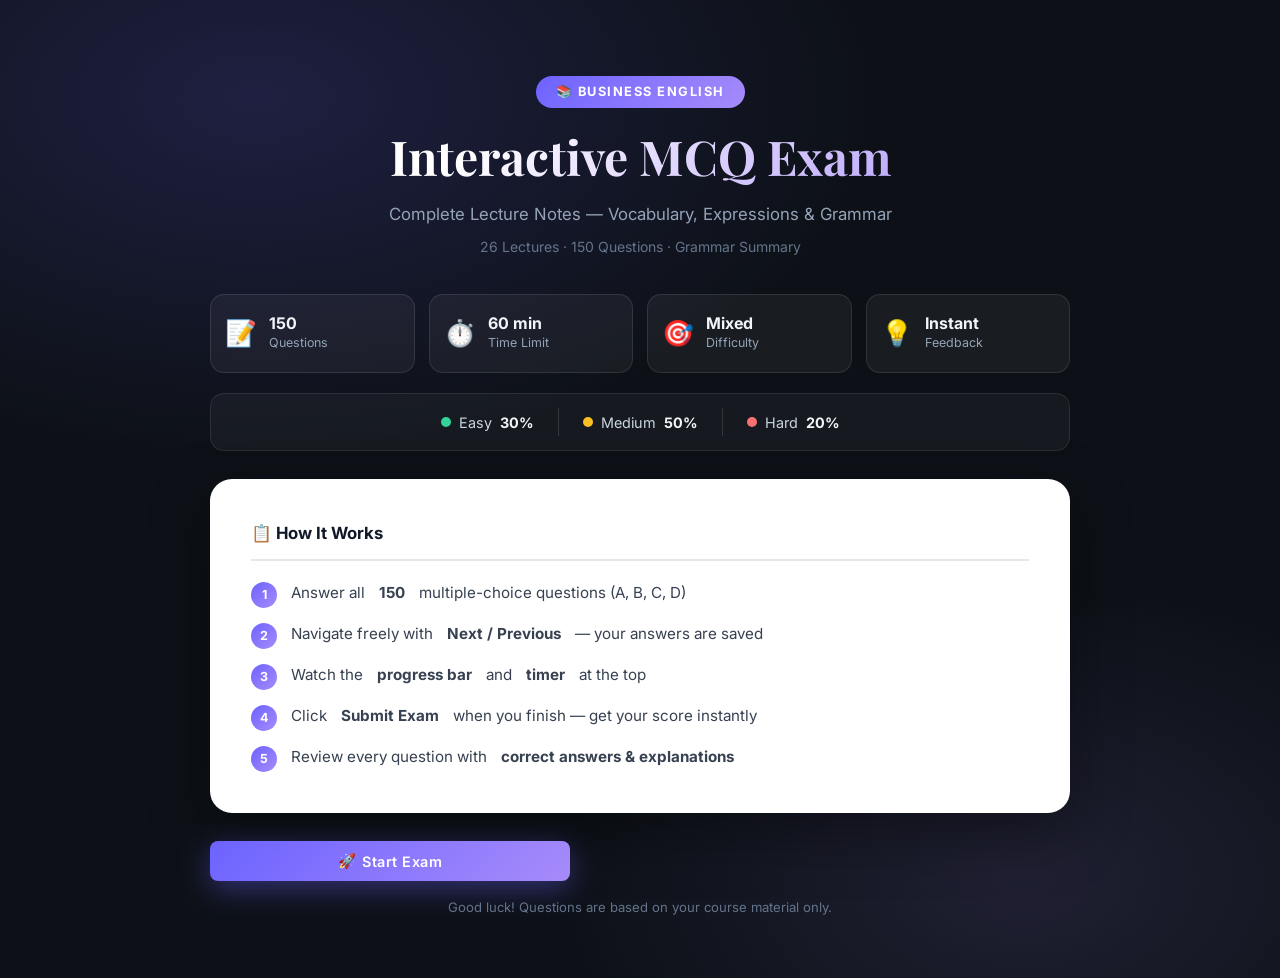
<file: index.html>
<!DOCTYPE html>
<html lang="en">
<head>
  <meta charset="UTF-8" />
  <meta name="viewport" content="width=device-width, initial-scale=1.0" />
  <meta http-equiv="Cache-Control" content="no-cache, no-store, must-revalidate" />
  <meta http-equiv="Pragma" content="no-cache" />
  <meta http-equiv="Expires" content="0" />
  <meta name="description" content="Business English Interactive MCQ Exam — 150 questions covering vocabulary, expressions, and grammar from all 26 lectures." />

  <title>Business English Exam</title>

  <!-- Google Fonts -->
  <link rel="preconnect" href="https://fonts.googleapis.com" />
  <link rel="preconnect" href="https://fonts.gstatic.com" crossorigin />
  <link href="https://fonts.googleapis.com/css2?family=Inter:wght@400;500;600;700;800&family=Playfair+Display:wght@700&display=swap" rel="stylesheet" />

  <!-- Favicon -->
  <link rel="icon" href="data:image/svg+xml,<svg xmlns='http://www.w3.org/2000/svg' viewBox='0 0 100 100'><text y='.9em' font-size='90'>📚</text></svg>" />

  <link rel="stylesheet" href="style.css?v=5" />
</head>
<body>

  <!-- ════════════════════════════════════════
       PAGE 1 — INSTRUCTIONS / LANDING
  ════════════════════════════════════════ -->
  <div id="page-instructions" class="page active">
    <div class="container">

      <!-- Hero -->
      <div class="hero">
        <div class="hero-badge">📚 Business English</div>
        <h1 class="hero-title">Interactive MCQ Exam</h1>
        <p class="hero-subtitle">
          Complete Lecture Notes — Vocabulary, Expressions &amp; Grammar<br />
          <span class="hero-meta">26 Lectures · 150 Questions · Grammar Summary</span>
        </p>
      </div>

      <!-- Stats row -->
      <div class="stats-row">
        <div class="stat-card">
          <div class="stat-icon">📝</div>
          <div class="stat-info">
            <strong>150</strong>
            <span>Questions</span>
          </div>
        </div>
        <div class="stat-card">
          <div class="stat-icon">⏱️</div>
          <div class="stat-info">
            <strong>60 min</strong>
            <span>Time Limit</span>
          </div>
        </div>
        <div class="stat-card">
          <div class="stat-icon">🎯</div>
          <div class="stat-info">
            <strong>Mixed</strong>
            <span>Difficulty</span>
          </div>
        </div>
        <div class="stat-card">
          <div class="stat-icon">💡</div>
          <div class="stat-info">
            <strong>Instant</strong>
            <span>Feedback</span>
          </div>
        </div>
      </div>

      <!-- Difficulty breakdown -->
      <div class="diff-breakdown">
        <div class="diff-item easy">
          <span class="diff-dot"></span>
          <span>Easy</span>
          <strong>30%</strong>
        </div>
        <div class="diff-divider"></div>
        <div class="diff-item medium">
          <span class="diff-dot"></span>
          <span>Medium</span>
          <strong>50%</strong>
        </div>
        <div class="diff-divider"></div>
        <div class="diff-item hard">
          <span class="diff-dot"></span>
          <span>Hard</span>
          <strong>20%</strong>
        </div>
      </div>

      <!-- Instructions card -->
      <div class="card instructions-card">
        <h3 class="card-title">📋 How It Works</h3>
        <ul class="instructions-list">
          <li>
            <span class="li-num">1</span>
            Answer all <strong>150</strong> multiple-choice questions (A, B, C, D)
          </li>
          <li>
            <span class="li-num">2</span>
            Navigate freely with <strong>Next / Previous</strong> — your answers are saved
          </li>
          <li>
            <span class="li-num">3</span>
            Watch the <strong>progress bar</strong> and <strong>timer</strong> at the top
          </li>
          <li>
            <span class="li-num">4</span>
            Click <strong>Submit Exam</strong> when you finish — get your score instantly
          </li>
          <li>
            <span class="li-num">5</span>
            Review every question with <strong>correct answers &amp; explanations</strong>
          </li>
        </ul>
      </div>

      <!-- CTA -->
      <button class="btn btn-start" onclick="startExam()">
        <span>🚀</span> Start Exam
      </button>

      <p class="start-note">Good luck! Questions are based on your course material only.</p>

    </div>
  </div>


  <!-- ════════════════════════════════════════
       PAGE 2 — EXAM
  ════════════════════════════════════════ -->
  <div id="page-exam" class="page">
    <div class="container">

      <!-- Top bar -->
      <header class="exam-topbar">
        <div class="topbar-left">
          <span class="topbar-brand">📚 Business English</span>
        </div>
        <div class="topbar-right">
          <span class="q-counter" id="q-counter">1 / 150</span>
          <span class="timer" id="timer">⏱️ 60:00</span>
        </div>
      </header>

      <!-- Progress bar -->
      <div class="progress-track" role="progressbar" aria-label="Exam progress">
        <div class="progress-fill" id="progress-bar" style="width:0%"></div>
      </div>

      <!-- Question card -->
      <div class="card question-card">

        <div class="question-meta">
          <span class="q-label" id="q-number">Question 1</span>
          <span class="diff-badge" id="diff-badge">Easy</span>
        </div>

        <p class="q-session" id="q-session"></p>
        <p class="q-text" id="q-text">Loading...</p>

        <div class="options-grid" id="options-container"></div>

        <!-- Explanation (shown after answer) -->
        <div class="explanation-box" id="explanation-box" hidden>
          <div class="explanation-icon">💡</div>
          <div>
            <strong>Explanation</strong>
            <p id="explanation-text"></p>
          </div>
        </div>

        <!-- Navigation -->
        <div class="nav-row">
          <button id="btn-prev" class="btn btn-ghost">◀ Previous</button>
          <button id="btn-submit" class="btn btn-danger">📤 Submit Exam</button>
          <button id="btn-next" class="btn btn-primary-sm">Next ▶</button>
        </div>

      </div>

      <!-- Question dots navigator -->
      <div class="dots-nav" id="dots-nav" aria-label="Question navigator"></div>

    </div>
  </div>


  <!-- ════════════════════════════════════════
       PAGE 3 — RESULTS
  ════════════════════════════════════════ -->
  <div id="page-results" class="page">
    <div class="container">

      <!-- Score hero -->
      <div class="results-hero">
        <div class="score-ring">
          <svg viewBox="0 0 120 120" class="ring-svg">
            <circle cx="60" cy="60" r="52" class="ring-bg" />
            <circle cx="60" cy="60" r="52" class="ring-fill" id="ring-fill" />
          </svg>
          <div class="score-inner">
            <span class="score-pct" id="score-number">0%</span>
            <span class="score-label">Score</span>
          </div>
        </div>
        <h2 class="results-title" id="results-title">Well done!</h2>
        <p class="results-msg" id="results-msg"></p>
      </div>

      <!-- Stats -->
      <div class="results-stats">
        <div class="rs-card correct">
          <span class="rs-val" id="correct-count">0</span>
          <span class="rs-lbl">✅ Correct</span>
        </div>
        <div class="rs-card wrong">
          <span class="rs-val" id="wrong-count">0</span>
          <span class="rs-lbl">❌ Wrong</span>
        </div>
        <div class="rs-card skipped">
          <span class="rs-val" id="skipped-count">0</span>
          <span class="rs-lbl">⏭️ Skipped</span>
        </div>
        <div class="rs-card total">
          <span class="rs-val">150</span>
          <span class="rs-lbl">📝 Total</span>
        </div>
      </div>

      <!-- Action buttons -->
      <div class="results-actions">
        <button class="btn btn-start" onclick="restartExam()">🔄 Restart Exam</button>
        <button class="btn btn-outline" onclick="toggleReview()">📖 Review Answers</button>
      </div>

      <!-- Review section -->
      <div id="review-section" hidden>
        <h2 class="review-heading">📖 Answer Review</h2>
        <div id="review-container"></div>
      </div>

    </div>
  </div>


  <!-- Scripts -->
 <script src="questions.js?v=6"></script>
<script src="script.js?v=6"></script>

</body>
</html>
</file>
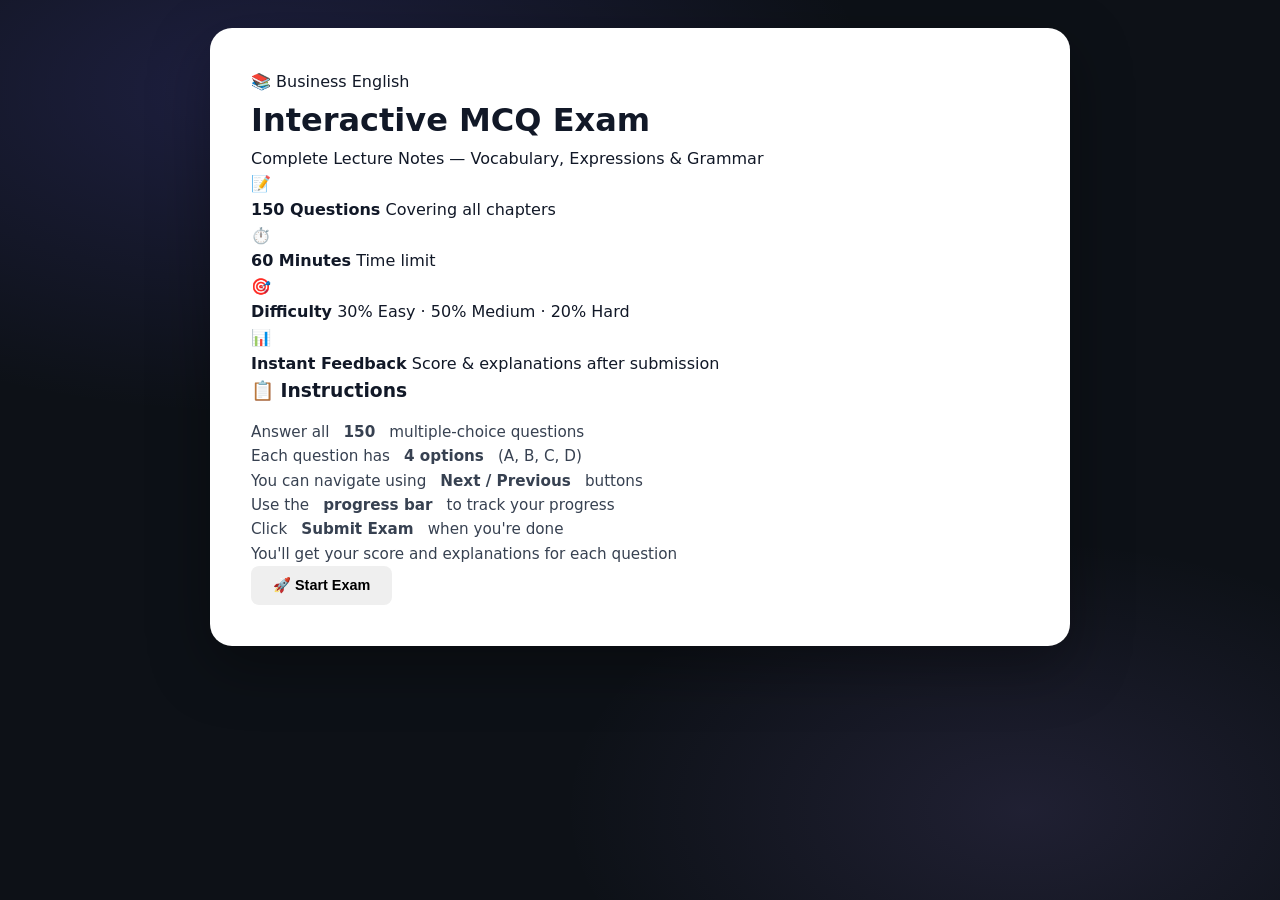
<file: index (5).html>
<!DOCTYPE html>
<html lang="en">
<head>
    <meta charset="UTF-8">
    <meta name="viewport" content="width=device-width, initial-scale=1.0">
    <title>Business English Exam</title>
    <link rel="stylesheet" href="style.css">
</head>
<body>

    <!-- Instructions Page -->
    <div id="instructions-page" class="page active">
        <div class="container">
            <div class="card">
                <div class="exam-header">
                    <span class="badge">📚 Business English</span>
                    <h1>Interactive MCQ Exam</h1>
                    <p class="subtitle">Complete Lecture Notes — Vocabulary, Expressions & Grammar</p>
                </div>
                
                <div class="instructions-content">
                    <div class="info-grid">
                        <div class="info-item">
                            <span class="icon">📝</span>
                            <div>
                                <strong>150 Questions</strong>
                                <span>Covering all chapters</span>
                            </div>
                        </div>
                        <div class="info-item">
                            <span class="icon">⏱️</span>
                            <div>
                                <strong>60 Minutes</strong>
                                <span>Time limit</span>
                            </div>
                        </div>
                        <div class="info-item">
                            <span class="icon">🎯</span>
                            <div>
                                <strong>Difficulty</strong>
                                <span>30% Easy · 50% Medium · 20% Hard</span>
                            </div>
                        </div>
                        <div class="info-item">
                            <span class="icon">📊</span>
                            <div>
                                <strong>Instant Feedback</strong>
                                <span>Score & explanations after submission</span>
                            </div>
                        </div>
                    </div>

                    <div class="instructions-list">
                        <h3>📋 Instructions</h3>
                        <ul>
                            <li>Answer all <strong>150</strong> multiple-choice questions</li>
                            <li>Each question has <strong>4 options</strong> (A, B, C, D)</li>
                            <li>You can navigate using <strong>Next / Previous</strong> buttons</li>
                            <li>Use the <strong>progress bar</strong> to track your progress</li>
                            <li>Click <strong>Submit Exam</strong> when you're done</li>
                            <li>You'll get your score and explanations for each question</li>
                        </ul>
                    </div>

                    <button id="start-exam-btn" class="btn btn-primary btn-large">
                        🚀 Start Exam
                    </button>
                </div>
            </div>
        </div>
    </div>

    <!-- Exam Page -->
    <div id="exam-page" class="page">
        <div class="container">
            <div class="exam-header-bar">
                <div class="header-left">
                    <span class="exam-title">📚 Business English Exam</span>
                </div>
                <div class="header-right">
                    <span class="question-counter" id="question-counter">1 / 150</span>
                    <span class="timer" id="timer">⏱️ 60:00</span>
                </div>
            </div>

            <div class="progress-container">
                <div class="progress-bar" id="progress-bar" style="width: 0%"></div>
            </div>

            <div class="card question-card" id="question-card">
                <div class="question-header">
                    <span class="question-number" id="question-number">Question 1</span>
                    <span class="difficulty-badge" id="difficulty-badge">Easy</span>
                </div>
                <p class="question-text" id="question-text">Loading question...</p>
                
                <div class="options-container" id="options-container">
                    <!-- Options will be rendered here -->
                </div>

                <div class="explanation-box" id="explanation-box" style="display: none;">
                    <h4>💡 Explanation</h4>
                    <p id="explanation-text"></p>
                </div>

                <div class="navigation-buttons">
                    <button id="prev-btn" class="btn btn-secondary">◀ Previous</button>
                    <button id="submit-btn" class="btn btn-success">📤 Submit Exam</button>
                    <button id="next-btn" class="btn btn-secondary">Next ▶</button>
                </div>
            </div>
        </div>
    </div>

    <!-- Results Page -->
    <div id="results-page" class="page">
        <div class="container">
            <div class="card results-card">
                <div class="results-header">
                    <h1>📊 Exam Results</h1>
                    <div class="score-circle" id="score-circle">
                        <span class="score-number" id="score-number">0%</span>
                    </div>
                </div>

                <div class="results-stats">
                    <div class="stat-item correct">
                        <span class="stat-value" id="correct-count">0</span>
                        <span class="stat-label">✅ Correct</span>
                    </div>
                    <div class="stat-item wrong">
                        <span class="stat-value" id="wrong-count">0</span>
                        <span class="stat-label">❌ Wrong</span>
                    </div>
                    <div class="stat-item total">
                        <span class="stat-value" id="total-questions">150</span>
                        <span class="stat-label">📝 Total</span>
                    </div>
                </div>

                <button id="restart-btn" class="btn btn-primary">🔄 Restart Exam</button>
                <button id="review-btn" class="btn btn-secondary">📖 Review Answers</button>
            </div>

            <!-- Review Section -->
            <div id="review-section" style="display: none;">
                <h2>📖 Answer Review</h2>
                <div id="review-container"></div>
            </div>
        </div>
    </div>

    <script src="questions.js"></script>
    <script src="script.js"></script>
</body>
</html>
</file>
<file: style.css>
/* ============================================================
   Business English Exam — Professional Stylesheet v5
   Font: Inter (body) + Playfair Display (hero title)
   ============================================================ */

/* ─── Reset ─────────────────────────────────────────────── */
*, *::before, *::after {
  margin: 0;
  padding: 0;
  box-sizing: border-box;
}

/* ─── Design Tokens ─────────────────────────────────────── */
:root {
  --bg-1:       #0d1117;
  --bg-2:       #161b27;
  --bg-3:       #1c2438;

  --accent:     #6c63ff;
  --accent-2:   #a78bfa;
  --accent-grd: linear-gradient(135deg, #6c63ff 0%, #a78bfa 100%);

  --green:      #34d399;
  --green-bg:   #d1fae5;
  --green-dark: #065f46;

  --red:        #f87171;
  --red-bg:     #fee2e2;
  --red-dark:   #991b1b;

  --amber:      #fbbf24;
  --amber-bg:   #fef3c7;
  --amber-dark: #92400e;

  --card-bg:    #ffffff;
  --card-border:#e5e7eb;

  --text-1:     #111827;
  --text-2:     #374151;
  --text-3:     #6b7280;

  --radius-sm:  8px;
  --radius-md:  14px;
  --radius-lg:  22px;
  --radius-xl:  32px;

  --shadow-sm:  0 2px 8px rgba(0,0,0,.12);
  --shadow-md:  0 8px 30px rgba(0,0,0,.18);
  --shadow-lg:  0 20px 60px rgba(0,0,0,.35);

  --transition: .25s cubic-bezier(.4,0,.2,1);
}

/* ─── Base ───────────────────────────────────────────────── */
html { scroll-behavior: smooth; }

body {
  font-family: 'Inter', system-ui, -apple-system, sans-serif;
  background: var(--bg-1);
  background-image:
    radial-gradient(ellipse 80% 60% at 20% 10%, rgba(108,99,255,.18) 0%, transparent 60%),
    radial-gradient(ellipse 60% 50% at 80% 90%, rgba(167,139,250,.12) 0%, transparent 60%);
  min-height: 100vh;
  padding: 28px 16px 60px;
  color: #e2e8f0;
  line-height: 1.6;
}

.container {
  max-width: 860px;
  margin: 0 auto;
}

/* ─── Pages ──────────────────────────────────────────────── */
.page { display: none; }
.page.active {
  display: block;
  animation: fadeUp .45s var(--transition) both;
}
@keyframes fadeUp {
  from { opacity: 0; transform: translateY(28px); }
  to   { opacity: 1; transform: translateY(0); }
}

/* ─── Cards ──────────────────────────────────────────────── */
.card {
  background: var(--card-bg);
  border-radius: var(--radius-lg);
  padding: 40px;
  box-shadow: var(--shadow-lg);
  color: var(--text-1);
  border: 1px solid rgba(255,255,255,.06);
}

/* ════════════════════════════════════════════════════════════
   PAGE 1 — INSTRUCTIONS
════════════════════════════════════════════════════════════ */

/* Hero */
.hero {
  text-align: center;
  padding: 48px 0 36px;
}
.hero-badge {
  display: inline-block;
  background: var(--accent-grd);
  color: #fff;
  font-size: .8rem;
  font-weight: 700;
  letter-spacing: 1.5px;
  text-transform: uppercase;
  padding: 6px 20px;
  border-radius: 99px;
  margin-bottom: 20px;
}
.hero-title {
  font-family: 'Playfair Display', Georgia, serif;
  font-size: clamp(2rem, 5vw, 3rem);
  font-weight: 700;
  background: linear-gradient(135deg, #fff 30%, var(--accent-2) 100%);
  -webkit-background-clip: text;
  -webkit-text-fill-color: transparent;
  background-clip: text;
  line-height: 1.2;
  margin-bottom: 14px;
}
.hero-subtitle {
  font-size: 1.05rem;
  color: #94a3b8;
  line-height: 1.7;
}
.hero-meta {
  font-size: .875rem;
  color: #64748b;
  display: block;
  margin-top: 6px;
}

/* Stats row */
.stats-row {
  display: grid;
  grid-template-columns: repeat(4, 1fr);
  gap: 14px;
  margin: 0 0 20px;
}
.stat-card {
  background: rgba(255,255,255,.05);
  border: 1px solid rgba(255,255,255,.1);
  border-radius: var(--radius-md);
  padding: 18px 14px;
  display: flex;
  align-items: center;
  gap: 12px;
  backdrop-filter: blur(8px);
  transition: background var(--transition);
}
.stat-card:hover { background: rgba(255,255,255,.09); }
.stat-icon { font-size: 1.6rem; flex-shrink: 0; }
.stat-info { display: flex; flex-direction: column; }
.stat-info strong {
  font-size: 1rem;
  font-weight: 700;
  color: #f1f5f9;
  line-height: 1.2;
}
.stat-info span { font-size: .78rem; color: #94a3b8; }

/* Difficulty breakdown */
.diff-breakdown {
  display: flex;
  align-items: center;
  justify-content: center;
  gap: 0;
  background: rgba(255,255,255,.04);
  border: 1px solid rgba(255,255,255,.09);
  border-radius: var(--radius-md);
  padding: 14px 28px;
  margin-bottom: 28px;
  backdrop-filter: blur(8px);
}
.diff-item {
  display: flex;
  align-items: center;
  gap: 8px;
  padding: 0 24px;
  font-size: .9rem;
  color: #cbd5e1;
}
.diff-item strong { color: #f1f5f9; font-weight: 700; }
.diff-dot {
  width: 10px; height: 10px;
  border-radius: 50%;
  flex-shrink: 0;
}
.diff-item.easy   .diff-dot { background: var(--green); }
.diff-item.medium .diff-dot { background: var(--amber); }
.diff-item.hard   .diff-dot { background: var(--red); }
.diff-divider {
  width: 1px; height: 28px;
  background: rgba(255,255,255,.12);
}

/* Instructions card */
.instructions-card {
  margin-bottom: 28px;
}
.card-title {
  font-size: 1.05rem;
  font-weight: 700;
  color: var(--text-1);
  margin-bottom: 20px;
  padding-bottom: 12px;
  border-bottom: 2px solid var(--card-border);
}
.instructions-list {
  list-style: none;
  display: flex;
  flex-direction: column;
  gap: 14px;
}
.instructions-list li {
  display: flex;
  align-items: flex-start;
  gap: 14px;
  font-size: .95rem;
  color: var(--text-2);
  line-height: 1.6;
}
.li-num {
  flex-shrink: 0;
  width: 26px; height: 26px;
  border-radius: 50%;
  background: var(--accent-grd);
  color: #fff;
  font-size: .78rem;
  font-weight: 700;
  display: flex;
  align-items: center;
  justify-content: center;
  margin-top: 1px;
}

/* Start button */
.btn-start {
  display: flex;
  align-items: center;
  justify-content: center;
  gap: 10px;
  width: 100%;
  max-width: 360px;
  margin: 0 auto 16px;
  padding: 18px 32px;
  background: var(--accent-grd);
  color: #fff;
  font-family: 'Inter', sans-serif;
  font-size: 1.05rem;
  font-weight: 700;
  letter-spacing: .5px;
  border: none;
  border-radius: var(--radius-md);
  cursor: pointer;
  box-shadow: 0 8px 30px rgba(108,99,255,.4);
  transition: transform var(--transition), box-shadow var(--transition);
}
.btn-start:hover {
  transform: translateY(-3px);
  box-shadow: 0 14px 40px rgba(108,99,255,.55);
}
.btn-start:active { transform: translateY(0); }

.start-note {
  text-align: center;
  font-size: .82rem;
  color: #64748b;
  margin-bottom: 0;
}

/* ════════════════════════════════════════════════════════════
   PAGE 2 — EXAM
════════════════════════════════════════════════════════════ */

/* Top bar */
.exam-topbar {
  display: flex;
  justify-content: space-between;
  align-items: center;
  gap: 12px;
  margin-bottom: 14px;
  flex-wrap: wrap;
}
.topbar-brand {
  font-weight: 700;
  font-size: 1rem;
  color: #f1f5f9;
  letter-spacing: .2px;
}
.topbar-right {
  display: flex;
  align-items: center;
  gap: 12px;
}
.q-counter {
  font-weight: 600;
  font-size: .9rem;
  color: #f1f5f9;
  background: rgba(255,255,255,.1);
  padding: 6px 14px;
  border-radius: 8px;
  border: 1px solid rgba(255,255,255,.12);
}
.timer {
  font-weight: 700;
  font-size: .9rem;
  color: #fca5a5;
  background: rgba(248,113,113,.12);
  padding: 6px 14px;
  border-radius: 8px;
  border: 1px solid rgba(248,113,113,.25);
  transition: background var(--transition);
}
.timer.warning {
  background: rgba(248,113,113,.35);
  border-color: var(--red);
  animation: pulse 1s ease-in-out infinite;
}
@keyframes pulse {
  0%,100% { opacity: 1; }
  50%      { opacity: .55; }
}

/* Progress track */
.progress-track {
  height: 6px;
  background: rgba(255,255,255,.1);
  border-radius: 99px;
  overflow: hidden;
  margin-bottom: 22px;
}
.progress-fill {
  height: 100%;
  background: var(--accent-grd);
  border-radius: 99px;
  transition: width .5s ease;
}

/* Question card */
.question-card { margin-bottom: 20px; }

.question-meta {
  display: flex;
  justify-content: space-between;
  align-items: center;
  margin-bottom: 6px;
}
.q-label {
  font-size: .85rem;
  font-weight: 700;
  color: var(--text-3);
  text-transform: uppercase;
  letter-spacing: .8px;
}
.diff-badge {
  font-size: .7rem;
  font-weight: 700;
  padding: 4px 14px;
  border-radius: 99px;
  text-transform: uppercase;
  letter-spacing: .8px;
}
.diff-badge.easy   { background: var(--green-bg); color: var(--green-dark); }
.diff-badge.medium { background: var(--amber-bg); color: var(--amber-dark); }
.diff-badge.hard   { background: var(--red-bg);   color: var(--red-dark);   }

.q-session {
  font-size: .78rem;
  color: var(--accent);
  font-weight: 600;
  margin-bottom: 10px;
  letter-spacing: .3px;
}
.q-text {
  font-size: 1.15rem;
  font-weight: 500;
  color: var(--text-1);
  line-height: 1.75;
  margin-bottom: 26px;
}

/* Options */
.options-grid {
  display: flex;
  flex-direction: column;
  gap: 10px;
  margin-bottom: 24px;
}
.option-item {
  display: flex;
  align-items: center;
  gap: 14px;
  padding: 15px 20px;
  border: 2px solid var(--card-border);
  border-radius: var(--radius-md);
  background: #fafafa;
  cursor: pointer;
  position: relative;
  transition:
    border-color var(--transition),
    background var(--transition),
    transform var(--transition),
    box-shadow var(--transition);
  user-select: none;
}
.option-item:hover:not(.disabled) {
  border-color: var(--accent);
  background: #f5f3ff;
  transform: translateX(5px);
  box-shadow: 0 4px 16px rgba(108,99,255,.14);
}
.option-item .letter {
  min-width: 32px;
  height: 32px;
  border-radius: 50%;
  background: #e5e7eb;
  display: flex;
  align-items: center;
  justify-content: center;
  font-size: .85rem;
  font-weight: 700;
  color: var(--text-2);
  flex-shrink: 0;
  transition: background var(--transition), color var(--transition);
}
.option-item .text {
  font-size: .975rem;
  color: var(--text-2);
  line-height: 1.5;
  flex: 1;
}

/* States */
.option-item.correct {
  border-color: #10b981;
  background: var(--green-bg);
  box-shadow: 0 0 0 3px rgba(16,185,129,.18);
}
.option-item.correct .letter {
  background: #10b981;
  color: #fff;
}
.option-item.correct::after {
  content: "✓ Correct";
  position: absolute;
  right: 16px;
  font-size: .75rem;
  font-weight: 700;
  color: var(--green-dark);
  background: #a7f3d0;
  padding: 2px 10px;
  border-radius: 99px;
}

.option-item.wrong {
  border-color: #ef4444;
  background: var(--red-bg);
  box-shadow: 0 0 0 3px rgba(239,68,68,.15);
}
.option-item.wrong .letter {
  background: #ef4444;
  color: #fff;
}
.option-item.wrong::after {
  content: "✗ Wrong";
  position: absolute;
  right: 16px;
  font-size: .75rem;
  font-weight: 700;
  color: var(--red-dark);
  background: #fecaca;
  padding: 2px 10px;
  border-radius: 99px;
}

.option-item.show-correct {
  border-color: #10b981;
  background: var(--green-bg);
}
.option-item.show-correct .letter { background: #10b981; color: #fff; }
.option-item.show-correct::after {
  content: "✓ Answer";
  position: absolute;
  right: 16px;
  font-size: .75rem;
  font-weight: 700;
  color: var(--green-dark);
  background: #a7f3d0;
  padding: 2px 10px;
  border-radius: 99px;
}

.option-item.disabled { cursor: default; }
.option-item.disabled:hover:not(.correct):not(.wrong):not(.show-correct) {
  transform: none;
  border-color: var(--card-border);
  background: #fafafa;
  box-shadow: none;
}

/* Explanation */
.explanation-box {
  display: flex;
  gap: 14px;
  align-items: flex-start;
  background: #eff6ff;
  border: 1px solid #bfdbfe;
  border-left: 5px solid var(--accent);
  border-radius: var(--radius-md);
  padding: 16px 20px;
  margin-bottom: 22px;
  animation: slideDown .35s ease both;
}
@keyframes slideDown {
  from { opacity: 0; transform: translateY(-8px); }
  to   { opacity: 1; transform: translateY(0); }
}
.explanation-icon { font-size: 1.3rem; flex-shrink: 0; margin-top: 1px; }
.explanation-box strong {
  display: block;
  font-size: .82rem;
  text-transform: uppercase;
  letter-spacing: .8px;
  color: #1d4ed8;
  margin-bottom: 4px;
}
.explanation-box p {
  font-size: .92rem;
  color: var(--text-2);
  line-height: 1.6;
  margin: 0;
}

/* Nav row */
.nav-row {
  display: flex;
  align-items: center;
  justify-content: space-between;
  gap: 10px;
  flex-wrap: wrap;
}

/* Shared btn base */
.btn {
  display: inline-flex;
  align-items: center;
  justify-content: center;
  gap: 6px;
  padding: 11px 22px;
  border: none;
  border-radius: var(--radius-sm);
  font-family: 'Inter', sans-serif;
  font-size: .9rem;
  font-weight: 600;
  cursor: pointer;
  transition: transform var(--transition), box-shadow var(--transition), background var(--transition);
  white-space: nowrap;
}
.btn:disabled {
  opacity: .4;
  cursor: not-allowed;
  transform: none !important;
  box-shadow: none !important;
}

.btn-ghost {
  background: #f1f5f9;
  color: var(--text-2);
  border: 1px solid #e5e7eb;
}
.btn-ghost:hover:not(:disabled) {
  background: #e5e7eb;
  transform: translateY(-2px);
}

.btn-primary-sm {
  background: var(--accent-grd);
  color: #fff;
  box-shadow: 0 4px 14px rgba(108,99,255,.3);
}
.btn-primary-sm:hover:not(:disabled) {
  transform: translateY(-2px);
  box-shadow: 0 8px 22px rgba(108,99,255,.4);
}

.btn-danger {
  background: linear-gradient(135deg, #ef4444 0%, #dc2626 100%);
  color: #fff;
  box-shadow: 0 4px 14px rgba(239,68,68,.3);
}
.btn-danger:hover:not(:disabled) {
  transform: translateY(-2px);
  box-shadow: 0 8px 22px rgba(239,68,68,.45);
}

/* Dots navigator */
.dots-nav {
  display: flex;
  flex-wrap: wrap;
  gap: 5px;
  justify-content: center;
  padding: 12px 0 4px;
}
.dot {
  width: 10px; height: 10px;
  border-radius: 50%;
  background: rgba(255,255,255,.2);
  cursor: pointer;
  transition: background var(--transition), transform var(--transition);
  border: none;
  padding: 0;
}
.dot.answered { background: var(--accent-2); }
.dot.current  { background: #fff; transform: scale(1.35); }
.dot.correct-dot { background: var(--green); }
.dot.wrong-dot   { background: var(--red); }
.dot:hover { transform: scale(1.3); }

/* ════════════════════════════════════════════════════════════
   PAGE 3 — RESULTS
════════════════════════════════════════════════════════════ */

/* Score ring */
.results-hero {
  text-align: center;
  padding: 40px 0 28px;
}
.score-ring {
  position: relative;
  width: 160px;
  height: 160px;
  margin: 0 auto 22px;
}
.ring-svg {
  width: 100%;
  height: 100%;
  transform: rotate(-90deg);
}
.ring-bg {
  fill: none;
  stroke: rgba(255,255,255,.1);
  stroke-width: 10;
}
.ring-fill {
  fill: none;
  stroke: url(#ringGrad);
  stroke-width: 10;
  stroke-linecap: round;
  stroke-dasharray: 327;
  stroke-dashoffset: 327;
  transition: stroke-dashoffset 1.2s cubic-bezier(.4,0,.2,1);
}
.score-inner {
  position: absolute;
  inset: 0;
  display: flex;
  flex-direction: column;
  align-items: center;
  justify-content: center;
}
.score-pct {
  font-size: 2.4rem;
  font-weight: 800;
  color: #f1f5f9;
  line-height: 1;
}
.score-label {
  font-size: .78rem;
  color: #94a3b8;
  text-transform: uppercase;
  letter-spacing: 1px;
  margin-top: 4px;
}

.results-title {
  font-family: 'Playfair Display', Georgia, serif;
  font-size: 1.8rem;
  color: #f1f5f9;
  margin-bottom: 6px;
}
.results-msg {
  font-size: .95rem;
  color: #94a3b8;
}

/* Result stats */
.results-stats {
  display: grid;
  grid-template-columns: repeat(4, 1fr);
  gap: 14px;
  margin-bottom: 32px;
}
.rs-card {
  background: rgba(255,255,255,.06);
  border: 1px solid rgba(255,255,255,.1);
  border-radius: var(--radius-md);
  padding: 20px 14px;
  text-align: center;
  backdrop-filter: blur(8px);
}
.rs-val {
  display: block;
  font-size: 2rem;
  font-weight: 800;
  line-height: 1;
  margin-bottom: 6px;
}
.rs-lbl {
  font-size: .78rem;
  color: #94a3b8;
}
.rs-card.correct .rs-val { color: var(--green); }
.rs-card.wrong   .rs-val { color: var(--red); }
.rs-card.skipped .rs-val { color: var(--amber); }
.rs-card.total   .rs-val { color: var(--accent-2); }

/* Result actions */
.results-actions {
  display: flex;
  justify-content: center;
  gap: 14px;
  flex-wrap: wrap;
  margin-bottom: 40px;
}
.btn-outline {
  background: transparent;
  color: #f1f5f9;
  border: 2px solid rgba(255,255,255,.25);
  padding: 16px 32px;
  border-radius: var(--radius-md);
  font-family: 'Inter', sans-serif;
  font-size: 1rem;
  font-weight: 700;
  cursor: pointer;
  transition: background var(--transition), border-color var(--transition), transform var(--transition);
}
.btn-outline:hover {
  background: rgba(255,255,255,.08);
  border-color: rgba(255,255,255,.45);
  transform: translateY(-2px);
}

/* Review */
.review-heading {
  font-size: 1.3rem;
  font-weight: 700;
  color: #f1f5f9;
  margin-bottom: 20px;
}
.review-item {
  background: rgba(255,255,255,.95);
  border-radius: var(--radius-md);
  padding: 22px 26px;
  margin-bottom: 14px;
  border-left: 5px solid #e5e7eb;
  box-shadow: var(--shadow-sm);
  color: var(--text-1);
}
.review-item.correct-review { border-left-color: #10b981; }
.review-item.wrong-review   { border-left-color: #ef4444; }

.review-q {
  font-weight: 600;
  font-size: .95rem;
  color: var(--text-1);
  margin-bottom: 8px;
  line-height: 1.5;
}
.review-answer {
  font-size: .88rem;
  color: var(--text-3);
  margin-bottom: 10px;
}
.correct-answer { color: var(--green-dark); font-weight: 700; }
.wrong-answer   { color: var(--red-dark);   font-weight: 700; }

.review-explanation {
  font-size: .875rem;
  color: var(--text-2);
  background: #f8fafc;
  border: 1px solid #e5e7eb;
  border-radius: var(--radius-sm);
  padding: 10px 14px;
  line-height: 1.6;
}

/* SVG gradient def (hidden) */
body::after {
  content: '';
  display: none;
}

/* ─── Responsive ─────────────────────────────────────────── */
@media (max-width: 700px) {
  body { padding: 16px 12px 50px; }
  .card { padding: 24px 18px; }

  .stats-row { grid-template-columns: 1fr 1fr; }

  .diff-breakdown {
    flex-direction: column;
    gap: 10px;
    padding: 16px 20px;
  }
  .diff-divider { width: 80%; height: 1px; }

  .exam-topbar { flex-direction: column; align-items: flex-start; }
  .topbar-right { width: 100%; justify-content: space-between; }

  .results-stats { grid-template-columns: 1fr 1fr; }

  .nav-row { flex-direction: column; }
  .nav-row .btn { width: 100%; }

  .option-item.correct::after,
  .option-item.wrong::after,
  .option-item.show-correct::after { display: none; }

  .hero-title { font-size: 1.8rem; }
  .score-ring { width: 130px; height: 130px; }
  .score-pct  { font-size: 2rem; }
}

@media (max-width: 440px) {
  .stats-row { grid-template-columns: 1fr; }
  .results-stats { grid-template-columns: 1fr 1fr; }
  .q-text { font-size: 1rem; }
  .option-item { padding: 12px 14px; }
  .results-actions { flex-direction: column; align-items: center; }
  .btn-start, .btn-outline { width: 100%; max-width: 100%; }
  .dots-nav .dot { width: 8px; height: 8px; }
}
</file>
